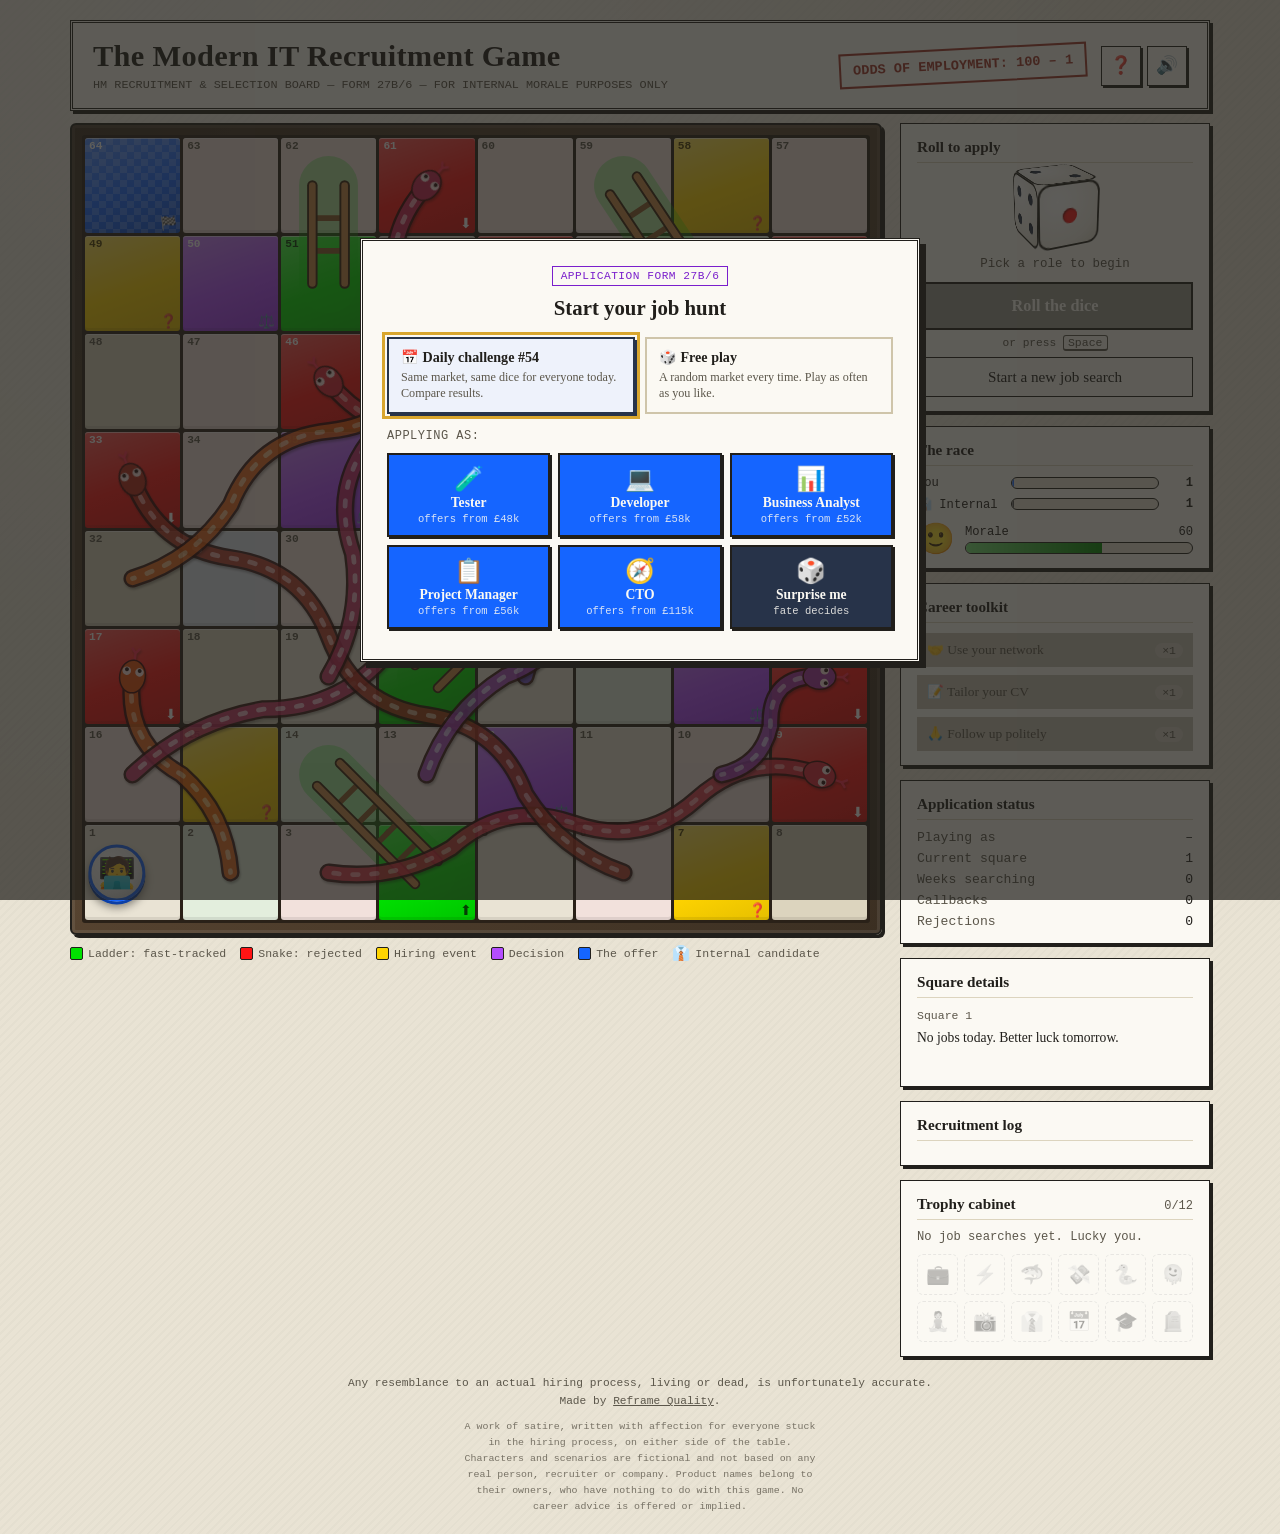
<file: index.html>
<!DOCTYPE html>
<html lang="en-GB">
<head>
<meta charset="UTF-8">
<meta name="viewport" content="width=device-width, initial-scale=1.0">
<title>The Modern IT Recruitment Game</title>
<meta name="description" content="A snakes-and-ladders satire of the modern IT hiring process. Race the internal candidate, survive the market, negotiate the offer — and try to beat 100:1 odds.">
<meta name="theme-color" content="#273349">
<link rel="canonical" href="https://reframequality.github.io/recruitment-game/">

<meta property="og:type" content="website">
<meta property="og:url" content="https://reframequality.github.io/recruitment-game/">
<meta property="og:site_name" content="The Modern IT Recruitment Game">
<meta property="og:locale" content="en_GB">
<meta property="og:title" content="The Modern IT Recruitment Game">
<meta property="og:description" content="A snakes-and-ladders satire of the modern IT hiring process. Race the internal candidate, survive the market, negotiate the offer — and try to beat 100:1 odds.">
<meta property="og:image" content="https://reframequality.github.io/recruitment-game/og-image.png">
<meta property="og:image:width" content="1200">
<meta property="og:image:height" content="630">

<meta name="twitter:card" content="summary_large_image">
<meta name="twitter:title" content="The Modern IT Recruitment Game">
<meta name="twitter:description" content="A snakes-and-ladders satire of the modern IT hiring process. Race the internal candidate, survive the market, negotiate the offer — and try to beat 100:1 odds.">
<meta name="twitter:image" content="https://reframequality.github.io/recruitment-game/og-image.png">

<link rel="icon" href="data:image/svg+xml,<svg xmlns='http://www.w3.org/2000/svg' viewBox='0 0 100 100'><text y='.9em' font-size='90'>💼</text></svg>">
<link rel="stylesheet" href="styles.css">
</head>
<body>
<div class="wrap">

  <header>
    <div class="titleblock">
      <h1>The Modern IT Recruitment Game</h1>
      <div class="subtitle">HM RECRUITMENT &amp; SELECTION BOARD — FORM 27B/6 — FOR INTERNAL MORALE PURPOSES ONLY</div>
    </div>
    <div class="headerSide">
      <div class="oddsbadge">ODDS OF EMPLOYMENT: 100&nbsp;–&nbsp;1</div>
      <div class="headerBtns">
        <button id="helpBtn" class="iconBtn" aria-label="How to play" title="How to play">❓</button>
        <button id="soundBtn" class="iconBtn" aria-label="Sound on" title="Sound on/off">🔊</button>
      </div>
    </div>
  </header>

  <div class="marketBanner" id="marketBanner" hidden></div>

  <div class="layout">
    <div class="boardCol">
      <div class="board-frame" id="boardFrame">
        <div class="board" id="board"></div>
      </div>
      <ul class="legend" aria-label="Board legend">
        <li><span class="sw ladder"></span>Ladder: fast-tracked</li>
        <li><span class="sw snake"></span>Snake: rejected</li>
        <li><span class="sw chest"></span>Hiring event</li>
        <li><span class="sw choice"></span>Decision</li>
        <li><span class="sw finish"></span>The offer</li>
        <li><span class="legendTok">👔</span>Internal candidate</li>
      </ul>
    </div>

    <aside>
      <div class="panel diceZone">
        <h2>Roll to apply</h2>
        <div class="dieStage" id="dieStage">
          <div class="die" id="die"></div>
        </div>
        <div class="rollNote" id="rollNote">Pick a role to begin</div>
        <button id="rollBtn" class="primary">Roll the dice</button>
        <div class="keyHint">or press <kbd>Space</kbd></div>
        <button id="resetBtn" class="secondary">Start a new job search</button>
      </div>

      <div class="panel">
        <h2>The race</h2>
        <div class="race">
          <div class="raceRow"><span class="raceWho" id="raceYouLabel">You</span><div class="bar"><div class="fill you" id="raceYou"></div></div><span class="raceNum" id="raceYouNum">1</span></div>
          <div class="raceRow"><span class="raceWho">👔 Internal</span><div class="bar"><div class="fill rival" id="raceRival"></div></div><span class="raceNum" id="raceRivalNum">1</span></div>
        </div>
        <div class="moraleRow">
          <span class="moraleFace" id="moraleFace" aria-hidden="true">🙂</span>
          <div class="moraleCol">
            <div class="moraleLabel"><span>Morale</span><span id="moraleNum">60</span></div>
            <div class="bar"><div class="fill morale" id="moraleBar"></div></div>
          </div>
        </div>
      </div>

      <div class="panel">
        <h2>Career toolkit</h2>
        <div class="powerups">
          <button id="powNetwork" class="powerBtn" data-key="1" title="Your next roll takes the best of two dice. (Key: 1)">🤝 Use your network <span class="count" id="cntNetwork">1</span></button>
          <button id="powTailor" class="powerBtn" data-key="2" title="Add +1 to your next roll. (Key: 2)">📝 Tailor your CV <span class="count" id="cntTailor">1</span></button>
          <button id="powFollowUp" class="powerBtn" data-key="3" title="Waive the next snake bite. (Key: 3)">🙏 Follow up politely <span class="count" id="cntFollowUp">1</span></button>
        </div>
      </div>

      <div class="panel">
        <h2>Application status</h2>
        <div class="stats">
          <span>Playing as</span><span id="statRole">–</span>
          <span>Current square</span><span id="statSquare">1</span>
          <span>Weeks searching</span><span id="statTurns">0</span>
          <span>Callbacks</span><span id="statPos">0</span>
          <span>Rejections</span><span id="statNeg">0</span>
        </div>
      </div>

      <div class="panel">
        <h2>Square details</h2>
        <div id="squareInfo"><span class="sqnum">Hover or tap any square</span>to read what happens there.</div>
      </div>

      <div class="panel">
        <h2>Recruitment log</h2>
        <div class="log" id="log"></div>
      </div>

      <div class="panel">
        <h2>Trophy cabinet <span class="trophyCount" id="trophyCount"></span></h2>
        <div class="record" id="record"></div>
        <div class="badges" id="badges"></div>
      </div>
    </aside>
  </div>

  <footer>
    Any resemblance to an actual hiring process, living or dead, is unfortunately accurate.<br>
    Made by <a href="https://github.com/reframequality" target="_blank" rel="noopener">Reframe Quality</a>.
    <p class="disclaimer">A work of satire, written with affection for everyone stuck in the hiring process, on either side of the table. Characters and scenarios are fictional and not based on any real person, recruiter or company. Product names belong to their owners, who have nothing to do with this game. No career advice is offered or implied.</p>
  </footer>
</div>

<div class="overlay" id="overlay">
  <div class="modal" id="modal" role="dialog" aria-modal="true"></div>
</div>
<div class="toasts" id="toasts" aria-live="polite"></div>
<div class="srOnly" id="liveRegion" aria-live="polite"></div>

<script src="data.js"></script>
<script src="game.js"></script>
</body>
</html>
</file>
<file: styles.css>
:root{
  --paper:#E9E3D4;
  --paper-dark:#DCD4BE;
  --paper-deep:#CFC5AA;
  --ink:#211F1B;
  --ink-soft:#5B564A;
  --stamp-red:#A3382C;
  --ladder-green:#3D6A49;
  --caution:#D9A62E;
  --navy:#273349;
  --navy-dark:#18202f;
  --white:#FBF9F3;
  --bright-green:#00E100;
  --bright-green-dark:#008a00;
  --bright-red:#FF1414;
  --bright-red-dark:#a30000;
  --bright-blue:#1565FF;
  --bright-blue-dark:#0b3fa8;
  --chest-gold:#FFD400;
  --chest-gold-dark:#B38F00;
  --choice-violet:#B44DFF;
  --choice-violet-dark:#7A1FCC;
  --shadow:3px 3px 0 var(--ink);
  --mono: Consolas, Menlo, 'Courier New', monospace;
  --serif: Georgia, 'Times New Roman', serif;
}
*{box-sizing:border-box;}
html,body{margin:0;padding:0;}
body{
  background:
    radial-gradient(circle at 20% 0%, rgba(255,255,255,0.45), transparent 50%),
    repeating-linear-gradient(135deg, rgba(0,0,0,0.018) 0 2px, transparent 2px 6px),
    var(--paper);
  color:var(--ink);
  font-family:var(--serif);
  min-height:100vh;
  padding:20px;
}
.wrap{max-width:1140px;margin:0 auto;}
.srOnly{position:absolute;width:1px;height:1px;overflow:hidden;clip:rect(0 0 0 0);white-space:nowrap;}
kbd{
  font-family:var(--mono);
  font-size:0.72rem;
  border:1px solid var(--ink-soft);
  border-bottom-width:2px;
  border-radius:3px;
  padding:0 4px;
  background:var(--white);
}

/* ---------- header ---------- */
header{
  border:3px double var(--ink);
  padding:16px 20px;
  margin-bottom:12px;
  background:var(--white);
  display:flex;
  justify-content:space-between;
  align-items:center;
  gap:16px;
  flex-wrap:wrap;
  box-shadow:var(--shadow);
}
header .titleblock{flex:1; min-width:240px;}
h1{
  margin:0 0 4px 0;
  font-size:clamp(1.3rem, 3.2vw, 1.9rem);
  letter-spacing:0.3px;
}
.subtitle{font-family:var(--mono);font-size:0.74rem;color:var(--ink-soft);}
.headerSide{display:flex;align-items:center;gap:14px;}
.oddsbadge{
  border:2px solid var(--stamp-red);
  color:var(--stamp-red);
  font-family:var(--mono);
  font-weight:bold;
  font-size:0.85rem;
  padding:8px 12px;
  transform:rotate(-3deg);
  white-space:nowrap;
}
.headerBtns{display:flex;gap:6px;}
.iconBtn{
  width:40px;height:40px;padding:0;
  font-size:1.1rem;
  background:var(--white);
  color:var(--ink);
  border:1px solid var(--ink);
  box-shadow:2px 2px 0 var(--ink);
}

.marketBanner{
  display:flex;
  flex-wrap:wrap;
  gap:6px 14px;
  align-items:center;
  background:var(--navy);
  color:var(--white);
  padding:9px 14px;
  margin-bottom:14px;
  font-size:0.86rem;
  box-shadow:var(--shadow);
}
.marketBanner[hidden]{display:none;}
.marketBanner .mbMode{
  font-family:var(--mono);
  font-size:0.75rem;
  background:var(--chest-gold);
  color:var(--ink);
  padding:2px 8px;
  font-weight:bold;
}

/* ---------- layout ---------- */
.layout{
  display:grid;
  grid-template-columns:minmax(0,1fr) 310px;
  gap:18px;
  align-items:start;
}
@media (max-width:860px){
  .layout{grid-template-columns:1fr;}
}

/* ---------- board ---------- */
.board-frame{
  background:
    linear-gradient(135deg, #3b2f22, #5a4632 40%, #3b2f22);
  border:2px solid var(--ink);
  padding:10px;
  position:relative;
  box-shadow:var(--shadow), inset 0 0 0 3px rgba(255,255,255,0.08);
  border-radius:6px;
}
.board{
  display:grid;
  grid-template-columns:repeat(8, 1fr);
  grid-template-rows:repeat(8, 1fr);
  gap:3px;
  position:relative;
  background:#2a2118;
  padding:3px;
  border-radius:3px;
  --cell:60px;
}
.board-frame.shake{animation:shake 0.45s cubic-bezier(.36,.07,.19,.97);}
@keyframes shake{
  10%,90%{transform:translateX(-2px);}
  20%,80%{transform:translateX(4px) rotate(0.3deg);}
  30%,50%,70%{transform:translateX(-7px) rotate(-0.4deg);}
  40%,60%{transform:translateX(7px);}
}

.sq{
  position:relative;
  aspect-ratio:1/1;
  background:var(--paper);
  font-family:var(--mono);
  font-size:clamp(0.55rem, 1.2vw, 0.7rem);
  color:var(--ink-soft);
  padding:3px;
  overflow:hidden;
  border-radius:3px;
  box-shadow:inset 0 -3px 0 rgba(0,0,0,0.08), inset 0 1px 0 rgba(255,255,255,0.6);
  cursor:help;
  transition:filter 0.15s;
}
.sq.odd{background:var(--paper-dark);}
.sq:hover,.sq:focus-visible{filter:brightness(1.08);outline:2px solid var(--navy);outline-offset:-2px;}
.sq .n{position:absolute; top:2px; left:4px; font-weight:bold;}
.sq .icon{position:absolute; bottom:1px; right:3px; font-size:clamp(0.6rem, 1.5vw, 0.85rem);}

.sq.tone-pos{background:#E3EEDD;}
.sq.tone-neg{background:#F2E1DC;}
.sq.tone-twist{background:#E1E6F1;}
.sq.ladder{background:linear-gradient(160deg, #4dff4d, var(--bright-green) 55%, #00c400); color:#053d05;}
.sq.snake{background:linear-gradient(160deg, #ff5a5a, var(--bright-red) 55%, #d90f0f); color:#fff;}
.sq.chest{background:linear-gradient(160deg, #ffe566, var(--chest-gold) 55%, #e6bf00); color:#4a3b00;}
.sq.choice{background:linear-gradient(160deg, #cb85ff, var(--choice-violet) 55%, #9a33e6); color:#fff;}
.sq.finish{background:linear-gradient(160deg, #4d8bff, var(--bright-blue) 55%, #0d4fd1); color:#fff;}
.sq.ladder .n,.sq.snake .n,.sq.chest .n,.sq.choice .n,.sq.finish .n{color:inherit;}
.sq.marketSq{box-shadow:inset 0 0 0 2px rgba(255,255,255,0.9), inset 0 -3px 0 rgba(0,0,0,0.15);}
.sq.finish::before{
  content:"";
  position:absolute; inset:0;
  background:repeating-conic-gradient(rgba(255,255,255,0.18) 0 25%, transparent 0 50%) 0 0/14px 14px;
}

/* snakes & ladders art (sits above the squares, under the tokens) */
#boardArt{
  position:absolute;
  left:0; top:0;
  pointer-events:none;
  z-index:2;
  overflow:visible;
}
.ladder-glow{stroke:rgba(0,225,0,0.28); stroke-linecap:round;}
.ladder-rail-edge{stroke:#3a2410; stroke-linecap:round;}
.ladder-rail{stroke:#c98a4a; stroke-linecap:round;}
.ladder-rung{stroke:#8a5a2b; stroke-linecap:round;}
.snakeArt{opacity:0.88; filter:drop-shadow(1px 2px 1px rgba(0,0,0,0.35));}
.snake-outline{fill:none; stroke:#2a0505; stroke-linecap:round; stroke-linejoin:round;}
.snake-body{fill:none; stroke-linecap:round; stroke-linejoin:round;}
.snake-pattern{fill:none; stroke-linecap:round; opacity:0.75;}
.snake-head{stroke:#2a0505; stroke-width:1.5;}
.snake-eye{fill:#fff;}
.snake-pupil{fill:#111;}
.snake-tongue{fill:none; stroke:#ff2d55; stroke-linecap:round;}

/* tokens */
#tokenLayer{position:absolute; left:0; top:0; z-index:4; pointer-events:none;}
.token{
  position:absolute; left:0; top:0;
  width:calc(var(--cell) * 0.6);
  height:calc(var(--cell) * 0.6);
  margin-left:calc(var(--cell) * -0.3);
  margin-top:calc(var(--cell) * -0.3);
  transition:transform 0.16s ease-out;
  will-change:transform;
}
.token .face{
  display:grid;
  place-items:center;
  width:100%; height:100%;
  border-radius:50%;
  font-size:calc(var(--cell) * 0.32);
  line-height:1;
  background:radial-gradient(circle at 35% 30%, #fff, #e8e8e8 60%, #bdbdbd);
  border:3px solid var(--bright-blue);
  box-shadow:0 3px 0 var(--bright-blue-dark), 0 6px 8px rgba(0,0,0,0.45);
}
.token.rival{z-index:1;}
.token.player{z-index:2;}
.token.rival .face{
  border-color:#444;
  box-shadow:0 3px 0 #222, 0 5px 7px rgba(0,0,0,0.4);
  background:radial-gradient(circle at 35% 30%, #fff, #d8d8d8 60%, #a8a8a8);
  transform:scale(0.85);
}
.token.player.waiting .face{animation:bob 1.6s ease-in-out infinite;}
.token.hop .face{animation:hop 0.17s ease-out;}
.token.rival.hop .face{animation:hopSmall 0.12s ease-out;}
@keyframes hop{
  0%{transform:translateY(0) scale(1,1);}
  40%{transform:translateY(-35%) scale(0.95,1.08);}
  100%{transform:translateY(0) scale(1.08,0.92);}
}
@keyframes hopSmall{
  0%{transform:scale(0.85) translateY(0);}
  50%{transform:scale(0.85) translateY(-25%);}
  100%{transform:scale(0.85) translateY(0);}
}
@keyframes bob{50%{transform:translateY(-12%);}}

.floatText{
  position:absolute;
  z-index:6;
  transform:translate(-50%, -50%);
  font-family:var(--mono);
  font-weight:bold;
  font-size:clamp(0.9rem, 2.4vw, 1.25rem);
  white-space:nowrap;
  pointer-events:none;
  padding:2px 8px;
  border-radius:4px;
  background:var(--white);
  border:2px solid var(--ink);
  animation:floatUp 1.4s ease-out forwards;
}
.floatText.pos{color:var(--bright-green-dark); border-color:var(--bright-green-dark);}
.floatText.neg{color:var(--bright-red-dark); border-color:var(--bright-red-dark);}
.floatText.twist{color:var(--choice-violet-dark); border-color:var(--choice-violet-dark);}
@keyframes floatUp{
  0%{opacity:0; transform:translate(-50%, -20%) scale(0.6);}
  15%{opacity:1; transform:translate(-50%, -80%) scale(1.15);}
  30%{transform:translate(-50%, -90%) scale(1);}
  100%{opacity:0; transform:translate(-50%, -220%) scale(1);}
}
.spark{
  position:absolute;
  z-index:5;
  width:7px; height:7px;
  border-radius:50%;
  pointer-events:none;
  animation:spark 0.8s ease-out forwards;
}
@keyframes spark{
  0%{transform:translate(-50%,-50%) scale(1); opacity:1;}
  100%{transform:translate(calc(-50% + var(--dx)), calc(-50% + var(--dy))) scale(0.2); opacity:0;}
}

/* event card that drops onto the board */
.eventCard{
  position:absolute;
  left:50%; top:8%;
  z-index:7;
  width:min(82%, 380px);
  background:var(--white);
  border:3px solid var(--ink);
  box-shadow:5px 5px 0 var(--ink);
  padding:12px 14px;
  text-align:center;
  transform:translate(-50%, -30px) rotate(-2deg) scale(0.9);
  opacity:0;
  pointer-events:none;
  transition:opacity 0.25s, transform 0.35s cubic-bezier(.2,1.6,.4,1);
}
.eventCard.show{opacity:1; transform:translate(-50%, 0) rotate(-1deg) scale(1);}
.eventCard.good{border-color:var(--bright-green-dark); box-shadow:5px 5px 0 var(--bright-green-dark);}
.eventCard.bad{border-color:var(--bright-red-dark); box-shadow:5px 5px 0 var(--bright-red-dark);}
.ecTag{
  display:inline-block;
  font-family:var(--mono);
  font-size:0.7rem;
  text-transform:uppercase;
  letter-spacing:0.6px;
  background:var(--chest-gold);
  padding:2px 8px;
  margin-bottom:6px;
}
.ecText{font-size:0.92rem; line-height:1.35;}
.ecFx{font-family:var(--mono); font-weight:bold; font-size:0.8rem; margin-top:6px; color:var(--navy);}

.legend{
  list-style:none;
  display:flex;
  flex-wrap:wrap;
  gap:6px 14px;
  padding:0;
  margin:10px 0 0;
  font-family:var(--mono);
  font-size:0.72rem;
  color:var(--ink-soft);
}
.legend li{display:flex; align-items:center; gap:5px;}
.sw{display:inline-block; width:13px; height:13px; border:1px solid var(--ink); border-radius:2px; flex:none;}
.sw.ladder{background:var(--bright-green);}
.sw.snake{background:var(--bright-red);}
.sw.chest{background:var(--chest-gold);}
.sw.choice{background:var(--choice-violet);}
.sw.finish{background:var(--bright-blue);}
.legendTok{font-size:0.9rem;}

/* ---------- sidebar ---------- */
aside{display:flex; flex-direction:column; gap:14px;}
.panel{
  background:var(--white);
  border:1px solid var(--ink);
  padding:14px 16px;
  box-shadow:var(--shadow);
}
.panel h2{
  margin:0 0 10px 0;
  font-size:0.95rem;
  border-bottom:1px solid var(--paper-dark);
  padding-bottom:6px;
  display:flex;
  justify-content:space-between;
  align-items:baseline;
}
.trophyCount{font-family:var(--mono); font-size:0.75rem; color:var(--ink-soft); font-weight:normal;}
.stats{
  font-family:var(--mono);
  font-size:0.82rem;
  display:grid;
  grid-template-columns:1fr auto;
  row-gap:6px;
}
.stats span:nth-child(odd){color:var(--ink-soft);}

/* dice */
.diceZone{text-align:center;}
.dieStage{
  width:76px; height:76px;
  margin:10px auto 8px;
  perspective:420px;
}
.dieStage.tumble{animation:dieBounce 0.95s ease-out;}
@keyframes dieBounce{
  0%{transform:translateY(0);}
  25%{transform:translateY(-26px);}
  55%{transform:translateY(0);}
  70%{transform:translateY(-8px);}
  85%{transform:translateY(0);}
}
.die{
  width:64px; height:64px;
  margin:6px;
  position:relative;
  transform-style:preserve-3d;
  transition:transform 0.95s cubic-bezier(.2,.75,.25,1);
  transform:rotateX(-20deg) rotateY(25deg);
}
.dface{
  position:absolute; inset:0;
  background:radial-gradient(circle at 30% 25%, #fff, #f1eee6 70%, #ddd8ca);
  border:2px solid var(--ink);
  border-radius:12px;
  display:grid;
  grid-template-columns:repeat(3, 1fr);
  grid-template-rows:repeat(3, 1fr);
  padding:8px;
  backface-visibility:hidden;
}
.dface.f1{transform:translateZ(32px);}
.dface.f6{transform:rotateY(180deg) translateZ(32px);}
.dface.f3{transform:rotateY(90deg) translateZ(32px);}
.dface.f4{transform:rotateY(-90deg) translateZ(32px);}
.dface.f2{transform:rotateX(90deg) translateZ(32px);}
.dface.f5{transform:rotateX(-90deg) translateZ(32px);}
.pip{
  width:11px; height:11px;
  border-radius:50%;
  background:var(--navy);
  place-self:center;
  box-shadow:inset 1px 1px 2px rgba(0,0,0,0.6);
}
.dface.f1 .pip{width:15px;height:15px;background:var(--bright-red);}
.p1{grid-area:1/1;} .p2{grid-area:1/2;} .p3{grid-area:1/3;}
.p4{grid-area:2/1;} .p5{grid-area:2/2;} .p6{grid-area:2/3;}
.p7{grid-area:3/1;} .p8{grid-area:3/2;} .p9{grid-area:3/3;}
.rollNote{font-family:var(--mono); font-size:0.78rem; color:var(--ink-soft); margin-bottom:10px; min-height:1.2em;}
.keyHint{font-family:var(--mono); font-size:0.7rem; color:var(--ink-soft); margin-top:6px;}

/* buttons */
button{
  font-family:var(--serif);
  font-size:0.95rem;
  background:var(--navy);
  color:var(--white);
  border:none;
  padding:10px 18px;
  cursor:pointer;
  width:100%;
  transition:transform 0.08s, box-shadow 0.08s, background 0.15s;
}
button:focus-visible{outline:3px solid var(--caution); outline-offset:2px;}
button.primary{
  background:var(--navy);
  border:2px solid var(--ink);
  box-shadow:3px 3px 0 var(--ink);
  font-weight:bold;
  font-size:1.02rem;
  padding:12px 18px;
}
button.primary:hover:not(:disabled){background:var(--navy-dark);}
button:active:not(:disabled){transform:translate(2px,2px); box-shadow:1px 1px 0 var(--ink);}
#rollBtn.ready{animation:pulse 1.8s ease-in-out infinite;}
@keyframes pulse{
  0%,100%{box-shadow:3px 3px 0 var(--ink), 0 0 0 0 rgba(21,101,255,0.45);}
  50%{box-shadow:3px 3px 0 var(--ink), 0 0 0 7px rgba(21,101,255,0);}
}
button:disabled{
  background:#9a9a92;
  cursor:not-allowed;
  box-shadow:none;
  animation:none;
}
button.secondary{
  background:transparent;
  border:1px solid var(--ink);
  color:var(--ink);
  margin-top:8px;
}
button.secondary:hover:not(:disabled){background:var(--paper);}
button.secondary:disabled{background:transparent; color:#9a9a92; border-color:#c8c2b4;}

/* race + morale */
.race{display:flex; flex-direction:column; gap:7px; margin-bottom:12px;}
.raceRow{display:grid; grid-template-columns:86px 1fr 26px; align-items:center; gap:8px; font-family:var(--mono); font-size:0.76rem;}
.raceNum{text-align:right; font-weight:bold;}
.bar{
  height:12px;
  background:var(--paper);
  border:1px solid var(--ink);
  border-radius:7px;
  overflow:hidden;
}
.fill{height:100%; width:0; transition:width 0.3s ease, background 0.3s;}
.fill.you{background:linear-gradient(90deg, #4d8bff, var(--bright-blue));}
.fill.rival{background:linear-gradient(90deg, #888, #444);}
.fill.rival.danger{background:repeating-linear-gradient(45deg, var(--bright-red) 0 8px, var(--bright-red-dark) 8px 16px); animation:barFlash 1s linear infinite;}
@keyframes barFlash{50%{opacity:0.65;}}
.moraleRow{display:flex; align-items:center; gap:10px;}
.moraleFace{font-size:1.9rem; line-height:1;}
.moraleCol{flex:1;}
.moraleLabel{display:flex; justify-content:space-between; font-family:var(--mono); font-size:0.76rem; margin-bottom:3px;}
.fill.morale.high{background:linear-gradient(90deg, #7be37b, var(--bright-green-dark));}
.fill.morale.mid{background:linear-gradient(90deg, #ffe066, var(--caution));}
.fill.morale.low{background:linear-gradient(90deg, #ff8080, var(--bright-red-dark));}

/* power-ups */
.powerups{display:flex; flex-direction:column; gap:8px;}
.powerBtn{
  background:var(--choice-violet-dark);
  font-size:0.84rem;
  padding:9px 10px;
  text-align:left;
  display:flex;
  justify-content:space-between;
  align-items:center;
  box-shadow:2px 2px 0 var(--ink);
}
.powerBtn .count{
  font-family:var(--mono);
  font-size:0.72rem;
  background:rgba(255,255,255,0.22);
  padding:1px 7px;
  border-radius:9px;
}
.powerBtn.armed{background:var(--chest-gold); color:var(--ink); box-shadow:0 0 0 3px var(--chest-gold-dark);}
.powerBtn.armed:disabled{background:var(--chest-gold); color:var(--ink);}
.powerBtn:disabled{background:#c8c2b4; color:var(--ink-soft); box-shadow:none;}

#squareInfo{font-size:0.85rem; line-height:1.4; min-height:64px;}
#squareInfo .sqnum{font-family:var(--mono); font-size:0.72rem; color:var(--ink-soft); display:block; margin-bottom:4px;}
#squareInfo em{color:var(--navy);}

.log{
  font-family:var(--mono);
  font-size:0.76rem;
  max-height:260px;
  overflow-y:auto;
  display:flex;
  flex-direction:column-reverse;
  gap:8px;
}
.log .entry{padding-bottom:8px; border-bottom:1px dashed var(--paper-dark); line-height:1.35;}
.log .entry:last-child{animation:logIn 0.3s ease-out;}
@keyframes logIn{from{opacity:0; transform:translateY(-4px);}}
.log .wk{
  display:inline-block;
  font-size:0.65rem;
  background:var(--paper);
  color:var(--ink-soft);
  padding:0 4px;
  margin-right:6px;
  border-radius:2px;
}
.log .entry.pos{color:var(--ladder-green);}
.log .entry.neg{color:var(--stamp-red);}
.log .entry.twist{color:var(--navy); font-style:italic;}
.log .entry.sys{color:var(--ink-soft);}

.record{font-family:var(--mono); font-size:0.76rem; color:var(--ink-soft); margin-bottom:10px;}
.badges{display:grid; grid-template-columns:repeat(6, 1fr); gap:6px;}
.badge{
  aspect-ratio:1/1;
  display:grid;
  place-items:center;
  font-size:1.2rem;
  border:1px dashed var(--paper-deep);
  border-radius:6px;
  filter:grayscale(1);
  opacity:0.35;
  cursor:help;
}
.badge.got{filter:none; opacity:1; border:1px solid var(--ink); background:var(--paper); box-shadow:2px 2px 0 var(--ink);}

/* ---------- modals ---------- */
.overlay{
  position:fixed; inset:0;
  background:rgba(33,31,27,0.72);
  display:none;
  align-items:center;
  justify-content:center;
  padding:16px;
  z-index:10;
  overflow-y:auto;
}
.overlay.show{display:flex;}
.modal{
  background:var(--white);
  border:3px double var(--ink);
  box-shadow:6px 6px 0 var(--ink);
  max-width:480px;
  width:100%;
  padding:24px;
  text-align:center;
  margin:auto;
}
.modal.setup{max-width:560px;}
.modal.pop{animation:popIn 0.3s cubic-bezier(.2,1.5,.4,1);}
.modal.flip.pop{animation:flipIn 0.5s cubic-bezier(.2,1.2,.4,1);}
@keyframes popIn{from{transform:scale(0.85); opacity:0;}}
@keyframes flipIn{
  from{transform:perspective(800px) rotateY(80deg) scale(0.9); opacity:0;}
  to{transform:perspective(800px) rotateY(0) scale(1); opacity:1;}
}
.modal h2{margin-top:0; font-size:1.3rem;}
.modal h2.prompt{font-size:1.1rem; line-height:1.4;}
.modal p{line-height:1.45;}
.modal .modalTag{
  display:inline-block;
  font-family:var(--mono);
  font-size:0.7rem;
  letter-spacing:0.5px;
  text-transform:uppercase;
  color:var(--choice-violet-dark);
  border:1px solid var(--choice-violet-dark);
  padding:3px 8px;
  margin-bottom:10px;
}
.modal button + button{margin-top:8px;}
.modal .stamp{
  display:inline-block;
  border:3px solid var(--stamp-red);
  color:var(--stamp-red);
  font-family:var(--mono);
  font-weight:bold;
  padding:6px 14px;
  transform:rotate(-6deg);
  margin:4px 0 10px;
}
.modal .stamp.win{border-color:var(--bright-green-dark); color:var(--bright-green-dark); transform:rotate(4deg);}
.modal .endTitle{font-weight:bold; color:var(--navy); font-size:1rem;}
.modal .pulledReason{font-style:italic; color:var(--ink-soft); margin:0 0 8px;}

.modeRow{display:grid; grid-template-columns:1fr 1fr; gap:10px; margin:8px 0 14px;}
.modeBtn{
  background:var(--white);
  color:var(--ink);
  border:2px solid var(--paper-deep);
  text-align:left;
  padding:10px 12px;
  display:flex;
  flex-direction:column;
  gap:4px;
  font-size:0.88rem;
}
.modeBtn span{font-size:0.76rem; color:var(--ink-soft); line-height:1.3;}
.modeBtn .done{font-family:var(--mono); color:var(--bright-green-dark); font-size:0.7rem;}
.modeBtn.sel{border-color:var(--navy); background:#eef2fb; box-shadow:3px 3px 0 var(--navy);}
.modal button.modeBtn + button.modeBtn{margin-top:0;}
.pickLabel{font-family:var(--mono); font-size:0.75rem; text-transform:uppercase; letter-spacing:0.5px; color:var(--ink-soft); margin:0 0 8px; text-align:left;}
.roleGrid{display:grid; grid-template-columns:repeat(3, 1fr); gap:8px; margin-bottom:6px;}
.modal .roleGrid button + button{margin-top:0;}
.roleBtn{
  background:var(--bright-blue);
  padding:10px 6px;
  display:flex;
  flex-direction:column;
  align-items:center;
  gap:2px;
  border:2px solid var(--ink);
  box-shadow:2px 2px 0 var(--ink);
}
.roleBtn:hover{background:var(--bright-blue-dark);}
.roleBtn.last{outline:3px solid var(--chest-gold); outline-offset:-5px;}
.roleBtn.surprise{background:var(--navy);}
.rIcon{font-size:1.5rem;}
.rName{font-size:0.85rem; font-weight:bold;}
.rSal{font-family:var(--mono); font-size:0.66rem; opacity:0.85;}
@media (max-width:520px){
  .modeRow{grid-template-columns:1fr;}
  .roleGrid{grid-template-columns:1fr 1fr;}
  .modal{padding:18px 14px;}
}

.marketIcon{font-size:3.4rem; line-height:1; margin:4px 0 6px;}
.rivalIntro{
  display:flex; gap:12px; align-items:center;
  text-align:left;
  background:var(--paper);
  border:1px dashed var(--ink-soft);
  padding:10px 12px;
  margin:14px 0;
  font-size:0.88rem;
}
.rivalIntro p{margin:0;}
.rivalBig{font-size:2.2rem;}

.choiceRow{display:flex; gap:10px; margin-top:14px;}
.modal .choiceRow button + button{margin-top:0;}
.choiceBtn{
  background:var(--navy);
  border:2px solid var(--ink);
  box-shadow:3px 3px 0 var(--ink);
  display:flex; flex-direction:column; align-items:center; gap:4px;
}
.gambleTag{font-family:var(--mono); font-size:0.68rem; background:var(--chest-gold); color:var(--ink); padding:1px 6px;}
@media (max-width:420px){ .choiceRow{flex-direction:column;} }

.offerAmount{
  font-family:var(--mono);
  font-weight:bold;
  font-size:2.8rem;
  color:var(--bright-green-dark);
  margin:6px 0 0;
  animation:countPop 0.4s cubic-bezier(.2,1.8,.4,1);
}
@keyframes countPop{from{transform:scale(0.6); opacity:0;}}
.offerSub{font-family:var(--mono); font-size:0.78rem; color:var(--ink-soft); margin:2px 0 10px;}
.riskMeter{
  position:relative;
  height:24px;
  border:2px solid var(--ink);
  background:var(--paper);
  margin:10px 0 6px;
}
.riskFill{height:100%; background:repeating-linear-gradient(45deg, var(--bright-red) 0 8px, var(--bright-red-dark) 8px 16px);}
.riskMeter span{position:absolute; inset:0; display:grid; place-items:center; font-family:var(--mono); font-size:0.74rem; font-weight:bold; color:var(--ink); text-shadow:0 0 3px #fff, 0 0 3px #fff;}
.moraleNote{font-size:0.8rem; color:var(--navy); margin:4px 0;}
.acceptBtn{background:var(--bright-green-dark); border:2px solid var(--ink); box-shadow:3px 3px 0 var(--ink); font-weight:bold;}
.pushBtn{background:var(--stamp-red); border:2px solid var(--ink); box-shadow:3px 3px 0 var(--ink); font-weight:bold;}
.thinking{display:flex; justify-content:center; gap:8px; padding:14px 0;}
.thinking span{width:12px; height:12px; border-radius:50%; background:var(--navy); animation:dots 1s infinite ease-in-out;}
.thinking span:nth-child(2){animation-delay:0.15s;}
.thinking span:nth-child(3){animation-delay:0.3s;}
@keyframes dots{0%,100%{transform:translateY(0); opacity:0.4;} 50%{transform:translateY(-8px); opacity:1;}}

.endStats{display:grid; grid-template-columns:repeat(4, 1fr); gap:6px; margin:12px 0;}
.endStats div{background:var(--paper); padding:6px 2px; display:flex; flex-direction:column;}
.endStats strong{font-family:var(--mono); font-size:1.25rem;}
.endStats span{font-size:0.7rem; color:var(--ink-soft);}
.historyGrid{
  font-family:inherit;
  font-size:1.05rem;
  line-height:1.25;
  letter-spacing:1px;
  margin:6px 0 10px;
  white-space:pre-wrap;
}
.endBadges{display:flex; flex-wrap:wrap; gap:6px; justify-content:center; margin-bottom:8px;}
.endBadge{font-family:var(--mono); font-size:0.72rem; background:var(--chest-gold); padding:3px 8px; border:1px solid var(--ink);}

.helpList{text-align:left; padding-left:0; list-style:none; font-size:0.88rem; line-height:1.4;}
.helpList li{margin-bottom:8px; display:flex; gap:8px; align-items:baseline;}
.helpList .sw{position:relative; top:2px;}
.keys{font-family:var(--mono); font-size:0.76rem; color:var(--ink-soft);}

/* toasts */
.toasts{position:fixed; bottom:16px; left:50%; transform:translateX(-50%); z-index:30; display:flex; flex-direction:column; gap:8px; align-items:center; pointer-events:none;}
.toast{
  display:flex; gap:10px; align-items:center;
  background:var(--navy);
  color:var(--white);
  border:2px solid var(--chest-gold);
  box-shadow:3px 3px 0 var(--ink);
  padding:8px 14px;
  font-size:0.85rem;
  animation:toastIn 0.35s cubic-bezier(.2,1.5,.4,1);
  transition:opacity 0.4s, transform 0.4s;
}
.toast.out{opacity:0; transform:translateY(10px);}
.tIcon{font-size:1.6rem;}
@keyframes toastIn{from{transform:translateY(30px); opacity:0;}}

footer{
  margin-top:18px;
  font-family:var(--mono);
  font-size:0.7rem;
  color:var(--ink-soft);
  text-align:center;
  line-height:1.6;
}
footer a{color:var(--ink-soft);}
footer .disclaimer{max-width:60ch; margin:8px auto 0; font-size:0.62rem; opacity:0.8;}

/* confetti & stamp */
.confettiLayer{position:fixed; inset:0; pointer-events:none; overflow:hidden; z-index:20;}
.confettiPiece{
  position:absolute;
  top:-14px;
  width:8px; height:14px;
  opacity:0.95;
  animation-name:confettiFall;
  animation-timing-function:cubic-bezier(.3,.1,.6,1);
  animation-fill-mode:forwards;
}
@keyframes confettiFall{
  to{transform:translate(var(--drift, 0), 105vh) rotate(720deg); opacity:0.85;}
}
.rejectStampLayer{position:fixed; inset:0; display:flex; align-items:center; justify-content:center; pointer-events:none; z-index:20;}
.rejectStamp{
  border:6px solid var(--stamp-red);
  color:var(--stamp-red);
  font-family:var(--mono);
  font-weight:bold;
  font-size:clamp(1.6rem, 6vw, 2.8rem);
  padding:10px 24px;
  background:rgba(251,249,243,0.88);
  opacity:0;
  white-space:nowrap;
  animation:stampSlam 0.9s ease-out forwards;
}
@keyframes stampSlam{
  0%{transform:rotate(-12deg) scale(3.2); opacity:0;}
  60%{transform:rotate(-12deg) scale(0.95); opacity:1;}
  100%{transform:rotate(-12deg) scale(1); opacity:1;}
}

/* ---------- small screens ---------- */
/* Single-column layouts get a fixed roll bar so the board stays in view. */
@media (max-width:860px){
  body{padding-bottom:104px;}
  .diceZone{
    position:fixed;
    left:0; right:0; bottom:0;
    z-index:8;
    display:grid;
    grid-template-columns:auto 1fr auto;
    grid-template-rows:auto auto;
    column-gap:12px;
    align-items:center;
    padding:8px 12px;
    border-width:2px 0 0;
    box-shadow:0 -3px 0 var(--ink);
    text-align:left;
  }
  .diceZone h2,.diceZone .keyHint{display:none;}
  .dieStage{grid-row:1 / span 2; margin:0; zoom:0.72;}
  .rollNote{grid-column:2; margin:0 0 4px;}
  #rollBtn{grid-column:2;}
  #resetBtn{grid-column:3; grid-row:1 / span 2; margin:0; width:auto; padding:8px 10px; font-size:0.78rem; max-width:96px;}
  .toasts{bottom:110px;}
}
@media (max-width:600px){
  body{padding:10px;}
  header{padding:12px;}
  .headerSide{width:100%; justify-content:space-between;}
  .board-frame{padding:5px;}
  .board{gap:2px; padding:2px;}
  .sq{padding:1px;}
  .sq .n{top:1px; left:2px;}
  .eventCard{top:4%; padding:8px 10px;}
  .ecText{font-size:0.82rem;}
  .marketBanner{font-size:0.8rem;}
}

@media (prefers-reduced-motion: reduce){
  *, *::before, *::after{animation:none !important; transition:none !important;}
  .rejectStamp{opacity:1; transform:rotate(-12deg);}
}
</file>
